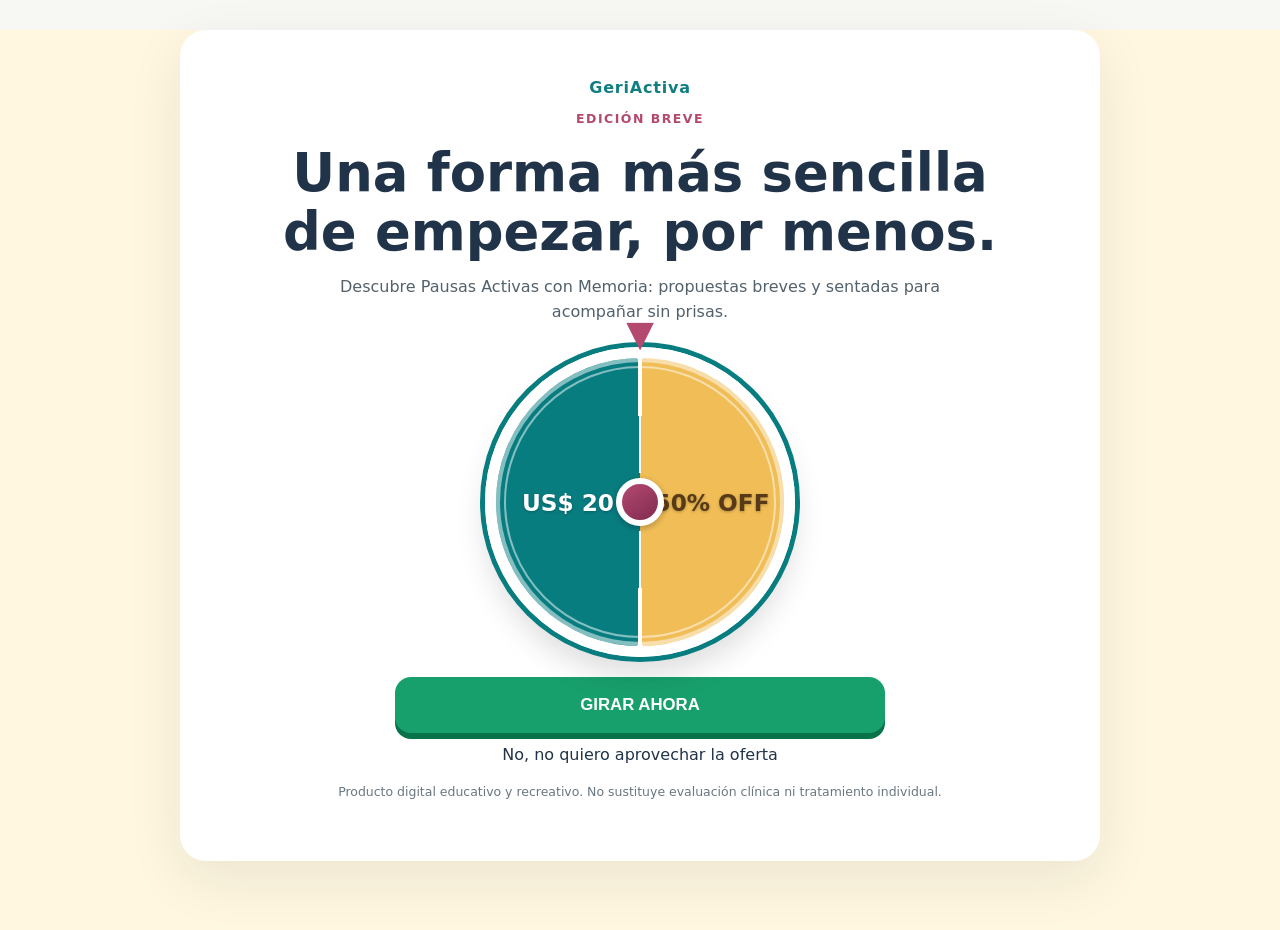
<file: index.html>
<!doctype html>
<html lang="es">

<head>
    <meta charset="utf-8">
    <meta name="viewport" content="width=device-width,initial-scale=1">
    <meta name="theme-color" content="#087d80">
    <meta name="description" content="Pausas Activas con Memoria — complemento digital GeriActiva.">
    <title>Pausas Activas con Memoria | GeriActiva</title>
    <link rel="stylesheet" href="assets/css/ofertas.css">
    <style>
        .theme-three .wheel {
            background: conic-gradient(from 0deg, #fff 0deg 1deg, #f0bd56 1deg 179deg, #fff 179deg 181deg, #087d80 181deg 359deg, #fff 359deg 360deg);
            box-shadow: 0 0 0 5px #087d80, 0 18px 30px #0002, inset 0 0 0 4px #ffffff80;
            transition: transform 8s cubic-bezier(.22, .62, .18, 1);
        }

        .theme-three .wheel::after {
            content: "";
            position: absolute;
            inset: 8px;
            border: 2px solid #ffffff80;
            border-radius: 50%;
            pointer-events: none;
        }

        .theme-three .wheel .half {
            text-shadow: 0 1px 3px #0004;
        }

        .theme-three .wheel .hub {
            background: linear-gradient(145deg, #b44970, #812b50);
            box-shadow: 0 2px 6px #0004;
        }

        .theme-three .wheel.spinning {
            transform: rotate(990deg);
        }
    </style>
</head>

<body class="theme-three">
    <main>
        <article class="panel">
            <div class="brand">GeriActiva</div>
            <p class="eyebrow">Edición breve</p>
            <h1>Una forma más sencilla de empezar, por menos.</h1>
            <p class="intro">Descubre Pausas Activas con Memoria: propuestas breves y sentadas para acompañar sin
                prisas.</p>
            <div class="wheel-wrap">
                <div class="wheel" id="wheel" aria-label="Rueda promocional con segmentos US$ 20 y 50% OFF"><span
                        class="half left">US$ 20</span><span class="half right">50% OFF</span><span class="hub"></span>
                </div>
            </div><button class="cta" id="spin-wheel" type="button">GIRAR AHORA</button>
            <section class="reveal" id="reveal" aria-live="polite">
                <h2>🎉 ¡Se reveló tu oferta: 50% OFF!</h2>
                
                <div class="product" role="img"
                    aria-label="Representación gráfica del cuaderno Pausas Activas con Memoria"><span
                        class="logo">GeriActiva · Cuaderno digital</span><strong>Pausas Activas con
                        Memoria</strong><small>10 pausas de 8 a 10 minutos · 25 páginas</small></div>
                <ul class="benefits">
                    <li>✓ 10 pausas breves</li>
                    <li>✓ Actividades en posición sentada</li>
                    <li>✓ Hojas y registro sencillo</li>
                </ul>
                <div class="price"><small>Precio de esta oferta</small>US$ 5,90</div></section>
            <cakto-upsell-buttons class="cakto-offer-buttons">
                <cakto-upsell-accept id="accept-downsell-1"
                    bg-color="#0f7865"
                    text-color="#ffffff"
                    upsell-accept-url="https://geriactiva-upsell-2.infoprodutosbr99.workers.dev/"
                    offer-id="qk97hcn"
                    app-base-url="https://app.cakto.com.br"
                    offer-type="downsell"
                    upsell-reject-url="https://geriactiva-upsell-2.infoprodutosbr99.workers.dev/">
                    Sí, quiero la oferta
                </cakto-upsell-accept>
                <cakto-upsell-reject id="reject-downsell-1"
                    upsell-reject-url="https://geriactiva-upsell-2.infoprodutosbr99.workers.dev/">
                    No, no quiero aprovechar la oferta
                </cakto-upsell-reject>
            </cakto-upsell-buttons>
            <p id="status" class="status" aria-live="polite"></p>
            <p class="note">Producto digital educativo y recreativo. No sustituye evaluación clínica ni tratamiento
                individual.</p>
        </article>
    </main>
    <script defer src="assets/js/ofertas.js"></script>
    <script defer src="https://caktoscripts.nyc3.cdn.digitaloceanspaces.com/upsell.js"></script>
</body>

</html>
</file>
<file: assets/css/ofertas.css>
:root{font-family:system-ui,-apple-system,Segoe UI,sans-serif;color:#203348;background:#f7f7f4}*{box-sizing:border-box}body{margin:0;min-height:100vh}main{width:min(100% - 32px,920px);margin:30px auto 50px}.panel{background:#fff;border-radius:26px;padding:clamp(22px,5vw,48px);box-shadow:0 18px 55px #15263816;text-align:center}.brand{font-weight:900;letter-spacing:.05em;color:#117e82}.eyebrow{font-weight:800;text-transform:uppercase;font-size:.78rem;letter-spacing:.12em;color:#b44970}h1{font-size:clamp(1.9rem,5vw,3.3rem);line-height:1.12;margin:14px auto;max-width:760px}p{line-height:1.55;color:#52616c}.intro{max-width:650px;margin:0 auto 22px}.product{position:relative;margin:24px auto;width:min(100%,340px);min-height:225px;border-radius:14px;display:flex;flex-direction:column;align-items:center;justify-content:center;gap:12px;padding:25px;transform:rotate(-2deg);box-shadow:12px 14px 0 #21374916,0 14px 25px #0002;background:linear-gradient(140deg,var(--cover),var(--cover2));color:white}.product .logo{font-size:.9rem;font-weight:800}.product strong{font-size:clamp(1.45rem,4vw,2rem);line-height:1.1}.product small{font-size:.85rem}.benefits{display:grid;grid-template-columns:repeat(3,1fr);gap:10px;list-style:none;padding:0;margin:22px 0}.benefits li{background:#f2f7f6;border-radius:14px;padding:14px 10px;font-size:.93rem;font-weight:650}.price{font-size:2.9rem;font-weight:900;color:#126e70;line-height:1.1;margin:12px 0 18px}.price small{font-size:.95rem;display:block;font-weight:500;color:#61727b}.cta{display:block;width:min(100%,490px);margin:12px auto 0;padding:18px 20px;border:0;border-radius:16px;background:#18a06c;color:#fff;font-size:1.05rem;font-weight:850;cursor:pointer;text-decoration:none;box-shadow:0 6px 0 #08734b}.cta:focus-visible,.decline:focus-visible{outline:3px solid #f7b12c;outline-offset:4px}.cta:hover{filter:brightness(1.05)}.cta:disabled{opacity:.6;cursor:not-allowed}.decline{display:inline-block;margin:20px auto 0;color:#64717c;font-size:.9rem;background:none;border:0;text-decoration:underline;cursor:pointer}.note{font-size:.78rem;color:#697781;margin-top:18px}.status{margin:15px auto;color:#925e18;font-size:.9rem;max-width:480px}.status:empty{display:none}.theme-one{--cover:#087d80;--cover2:#0f9c8c;background:radial-gradient(circle at top,#d3f8ec,#f6f8f6 60%)}.theme-two{--cover:#a84469;--cover2:#d67b97;background:linear-gradient(140deg,#2c2a42,#553454);color:#f8f4f7}.theme-two .panel{background:#fff9fd}.theme-two .brand{color:#a84469}.theme-two .price{color:#a84469}.theme-three{--cover:#087d80;--cover2:#4eac9d;background:#fff7df}.theme-four{--cover:#a84469;--cover2:#ed9ab4;background:#f9eef3}.tag{display:inline-block;background:#fff1d3;border-radius:99px;padding:7px 14px;font-weight:800;color:#84531b}.wheel{position:relative;width:min(78vw,310px);aspect-ratio:1;border:11px solid #fff;border-radius:50%;margin:20px auto;box-shadow:0 0 0 5px #087d80,0 18px 30px #0002;overflow:visible;transition:transform 4.4s cubic-bezier(.13,.8,.16,1);background:conic-gradient(from 0deg,#087d80 0 180deg,#f0bd56 180deg 360deg)}.wheel-wrap{position:relative;width:min(78vw,310px);margin:20px auto}.wheel-wrap:before{content:"▼";position:absolute;top:-34px;left:50%;transform:translateX(-50%);color:#b44970;font-size:36px;z-index:3;pointer-events:none}.wheel-wrap .wheel{width:100%;margin:0 auto}.wheel .half{position:absolute;top:50%;width:50%;text-align:center;font-size:1.45rem;font-weight:900;transform:translateY(-50%);color:white}.wheel .half.left{left:0}.wheel .half.right{right:0;color:#573a18}.wheel .hub{position:absolute;top:50%;left:50%;width:48px;height:48px;transform:translate(-50%,-50%);border:6px solid white;border-radius:50%;background:#b44970}.wheel.spinning{transform:rotate(1710deg)}.reveal{display:none}.reveal.show{display:block;animation:pop .5s ease both}@keyframes pop{from{opacity:0;transform:scale(.85)}to{opacity:1;transform:scale(1)}}@media(max-width:600px){main{margin:16px auto 35px}.benefits{grid-template-columns:1fr}.benefits li{padding:11px}.panel{border-radius:20px}.product{min-height:195px}.price{font-size:2.5rem}}@media(prefers-reduced-motion:reduce){*,*:before,*:after{animation-duration:.01ms!important;transition-duration:.01ms!important}}.theme-two .panel{color:#263345}.theme-two .panel h1{color:#263345}.theme-two .benefits li{color:#263345;background:#f6eaf0}.theme-two .intro{color:#4e5967}.theme-two .decline{color:#596574}
/* Botões oficiais Cakto; aceite aparece somente após a roleta revelar a oferta. */
.cakto-offer-buttons{display:flex;flex-direction:column;align-items:center;gap:12px;margin:12px auto 0}
cakto-upsell-accept,cakto-upsell-reject{display:block;width:min(100%,490px)}
.theme-three cakto-upsell-accept{display:none}
.theme-three.wheel-revealed cakto-upsell-accept{display:block}
cakto-upsell-accept::part(button){display:block;width:100%;min-height:58px;padding:18px 20px;border:0;border-radius:16px;background:#0f7865;color:#fff;font:850 1.05rem system-ui,-apple-system,Segoe UI,sans-serif;cursor:pointer;box-shadow:0 6px 0 #08734b}
cakto-upsell-reject::part(button){background:transparent;color:#64717c;border:0;text-decoration:underline;font:.9rem system-ui,-apple-system,Segoe UI,sans-serif;cursor:pointer;padding:10px}
cakto-upsell-accept::part(button):focus-visible,cakto-upsell-reject::part(button):focus-visible{outline:3px solid #f7b12c;outline-offset:4px}
</file>
